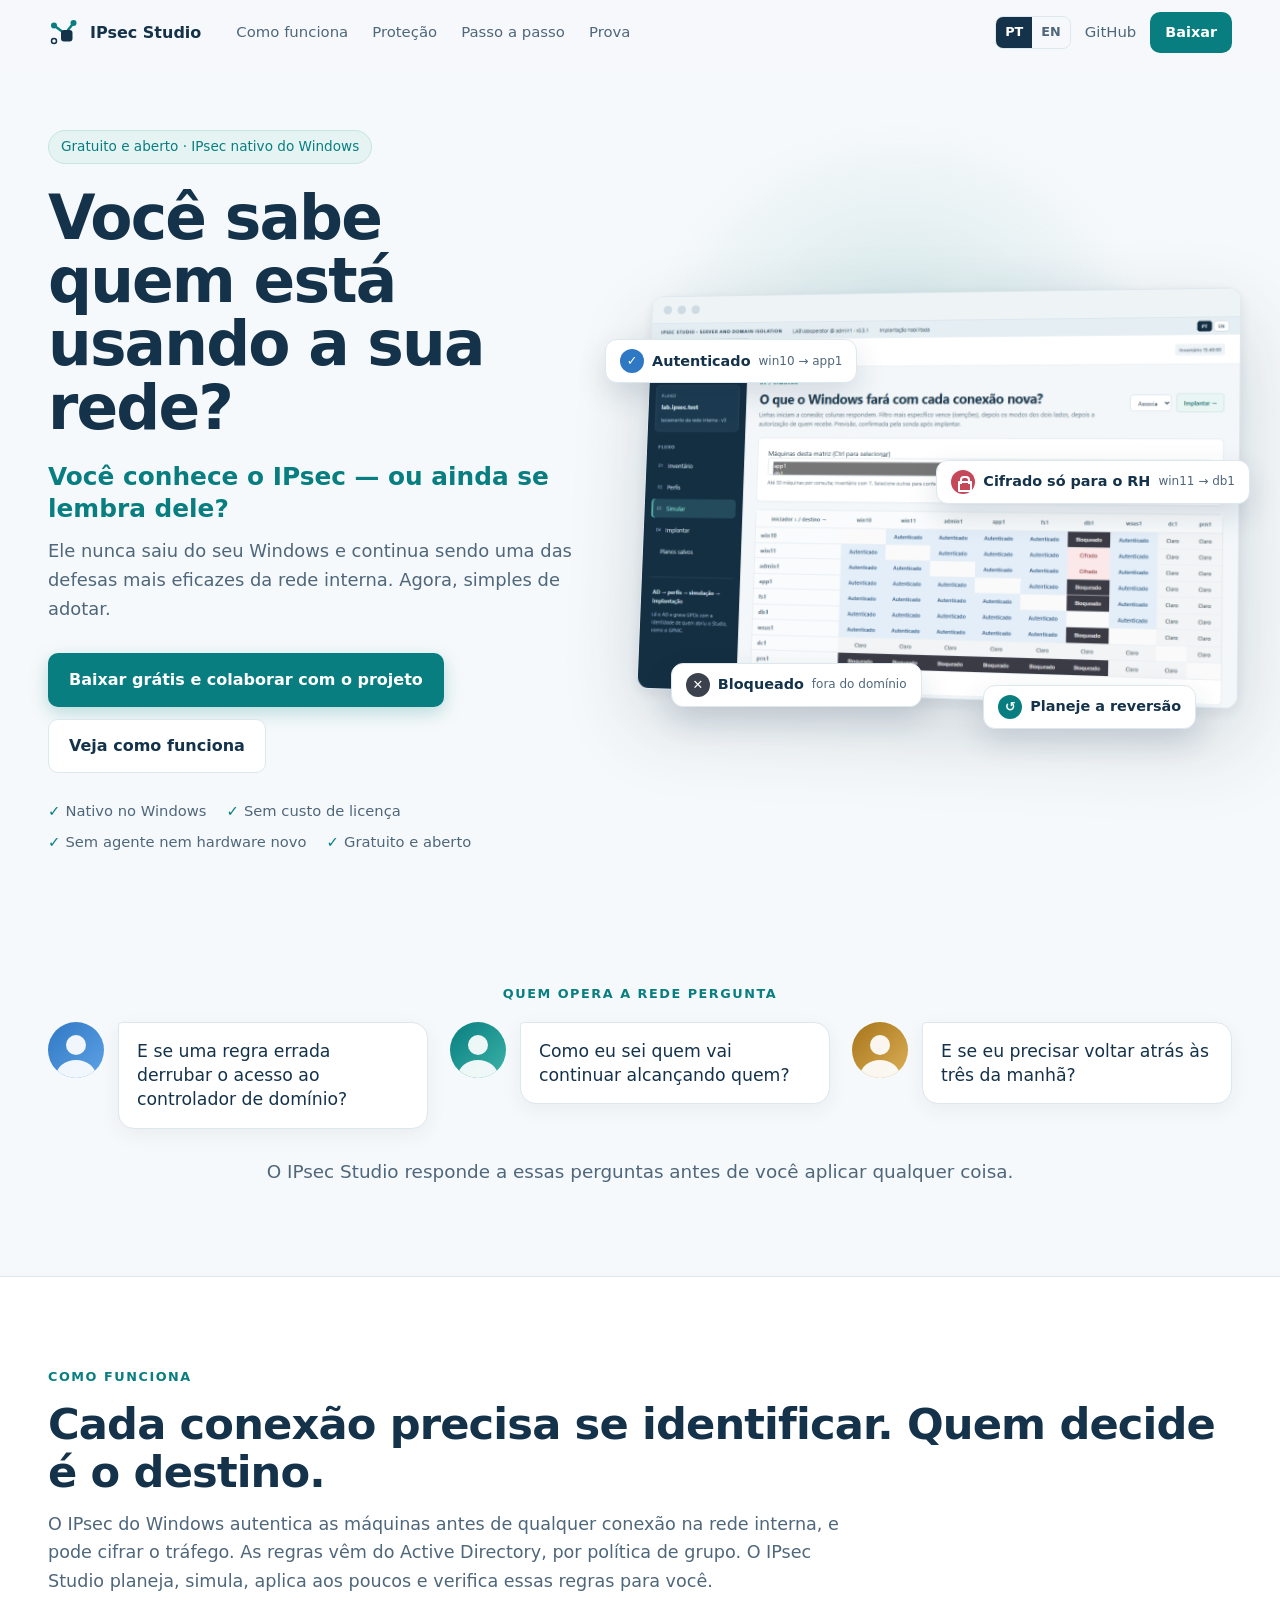
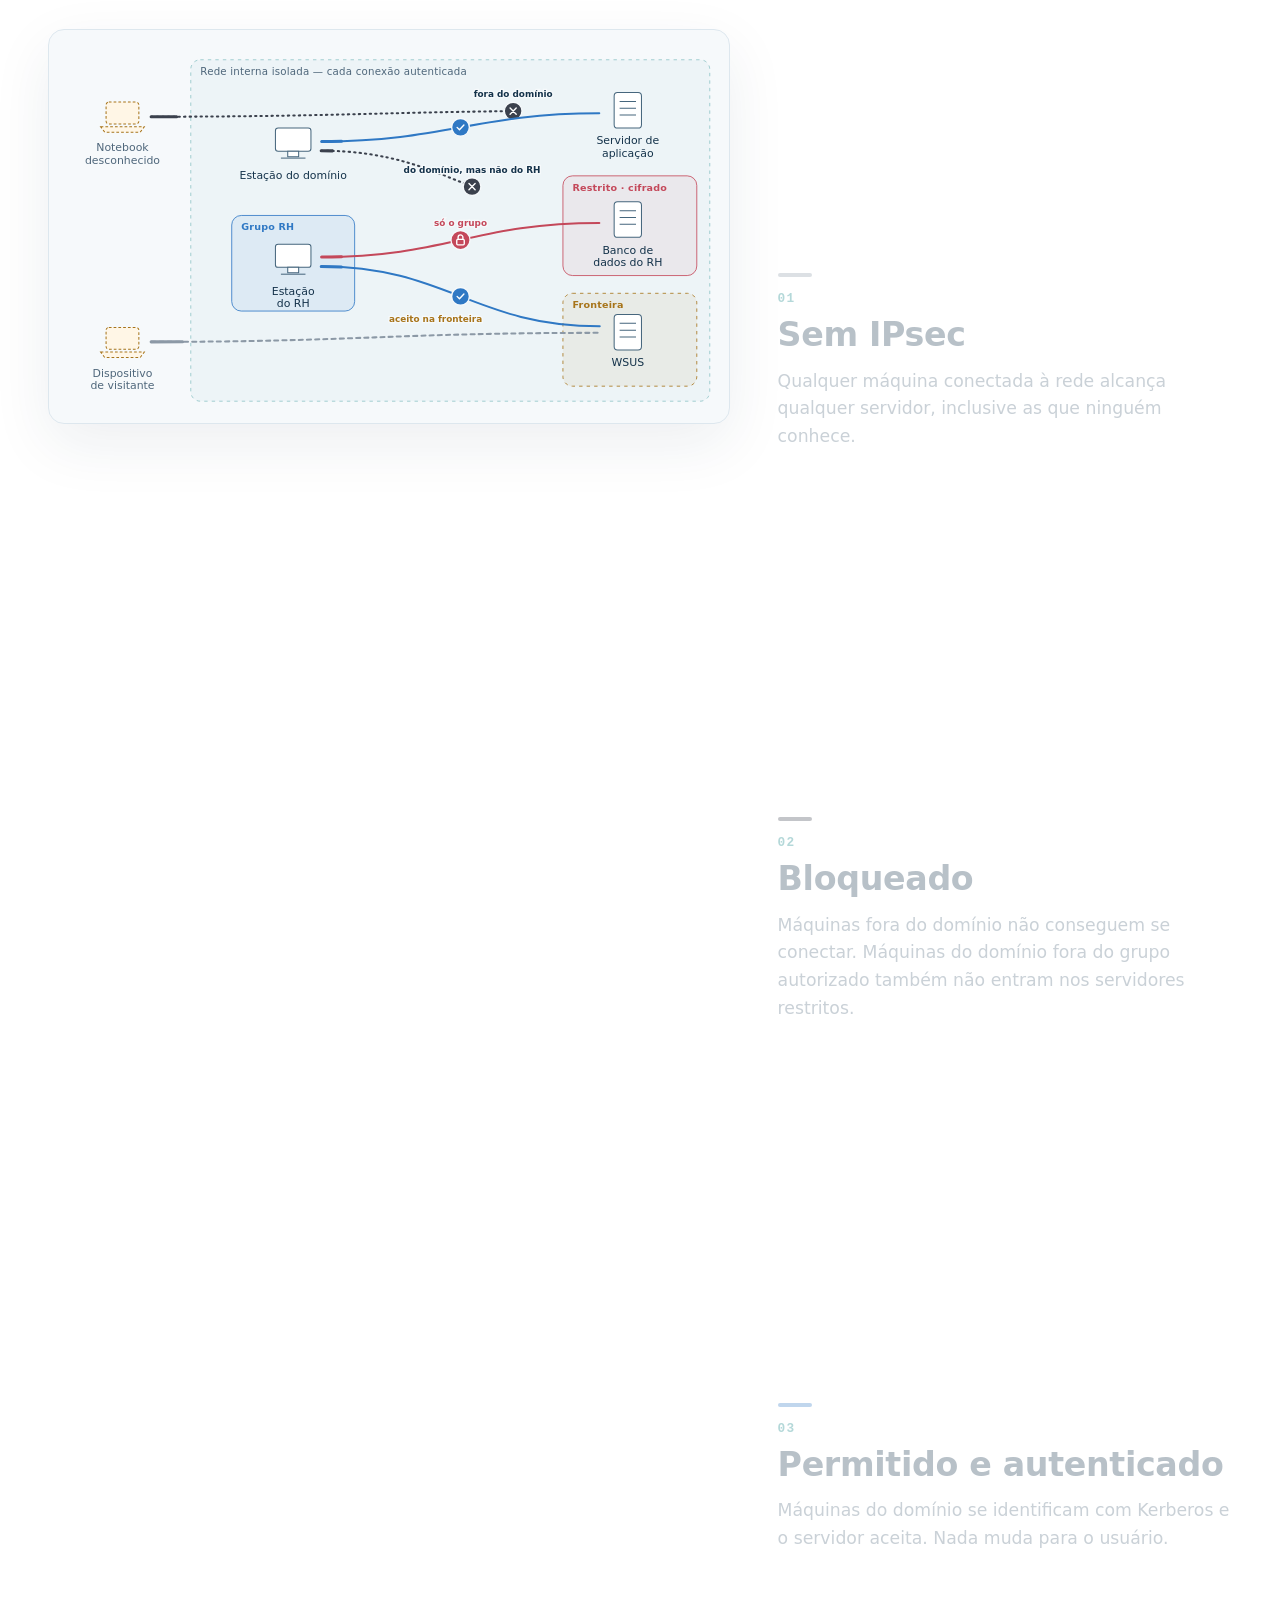
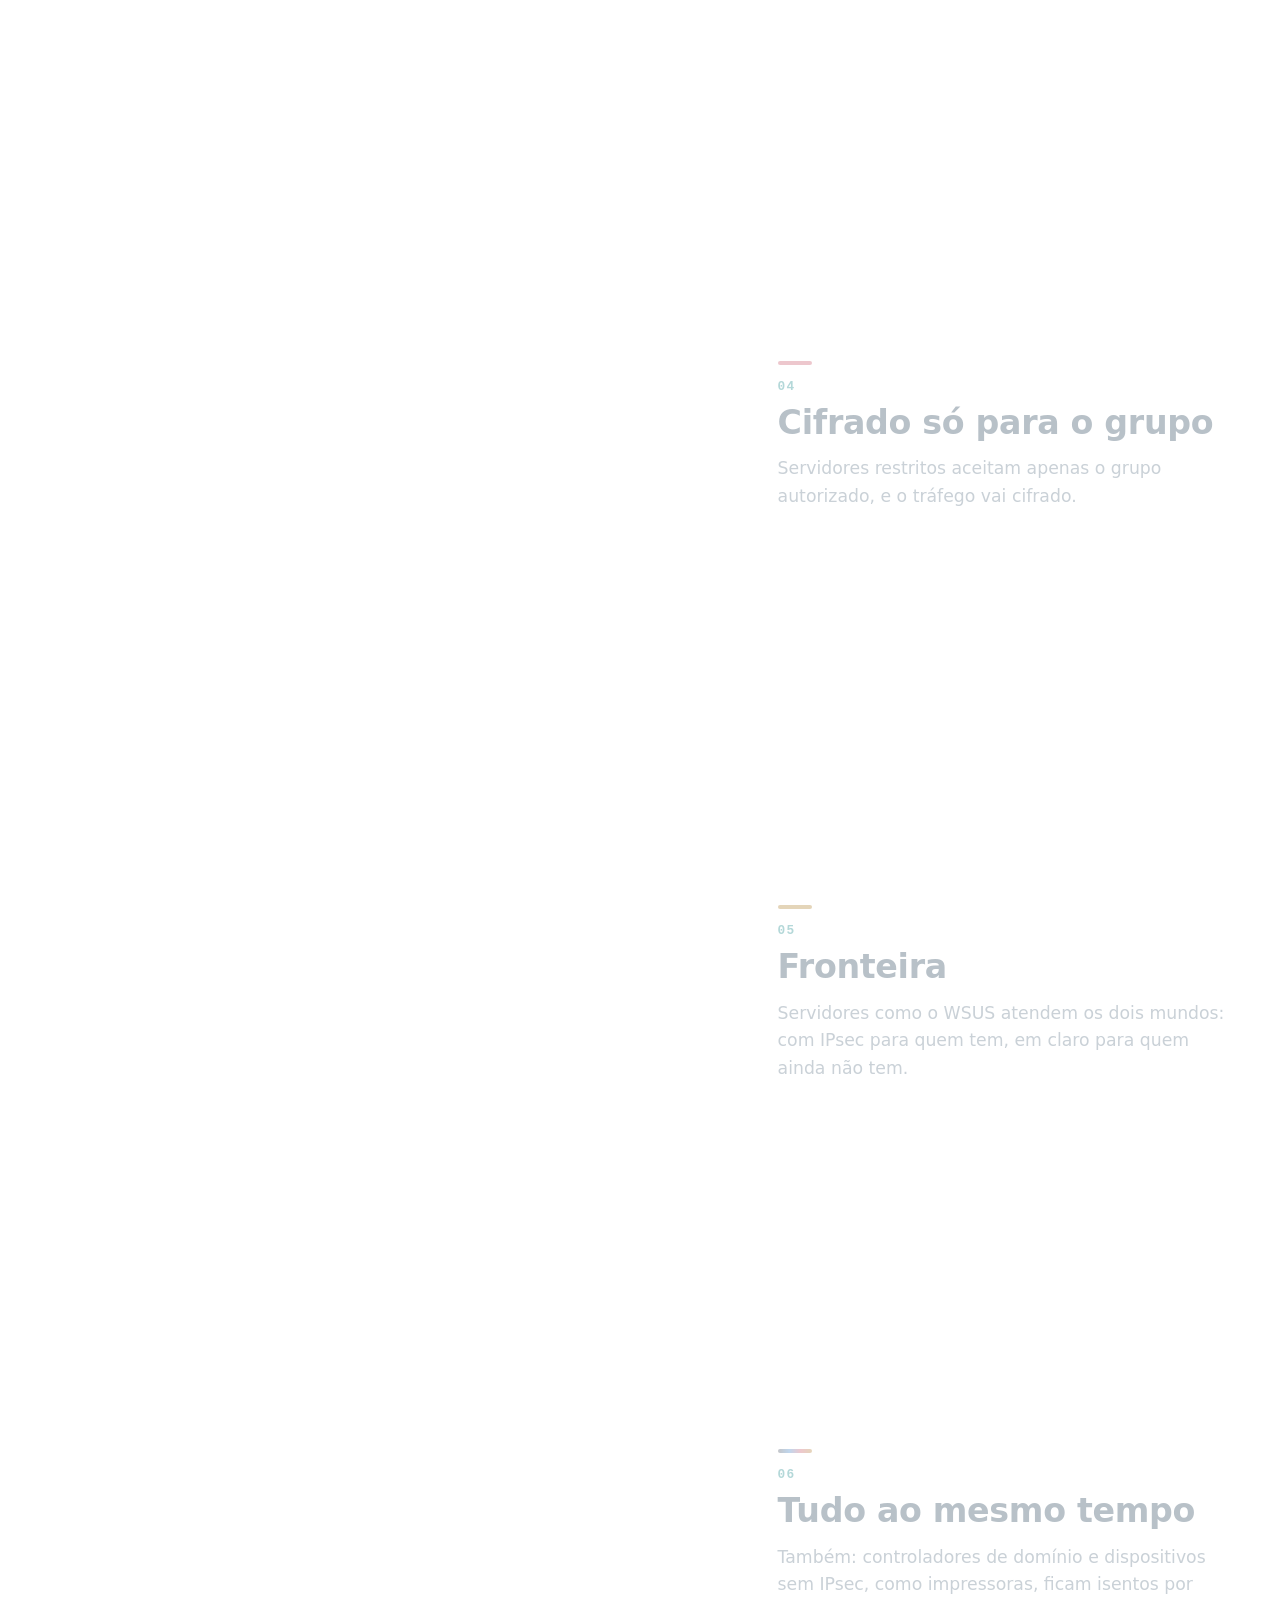
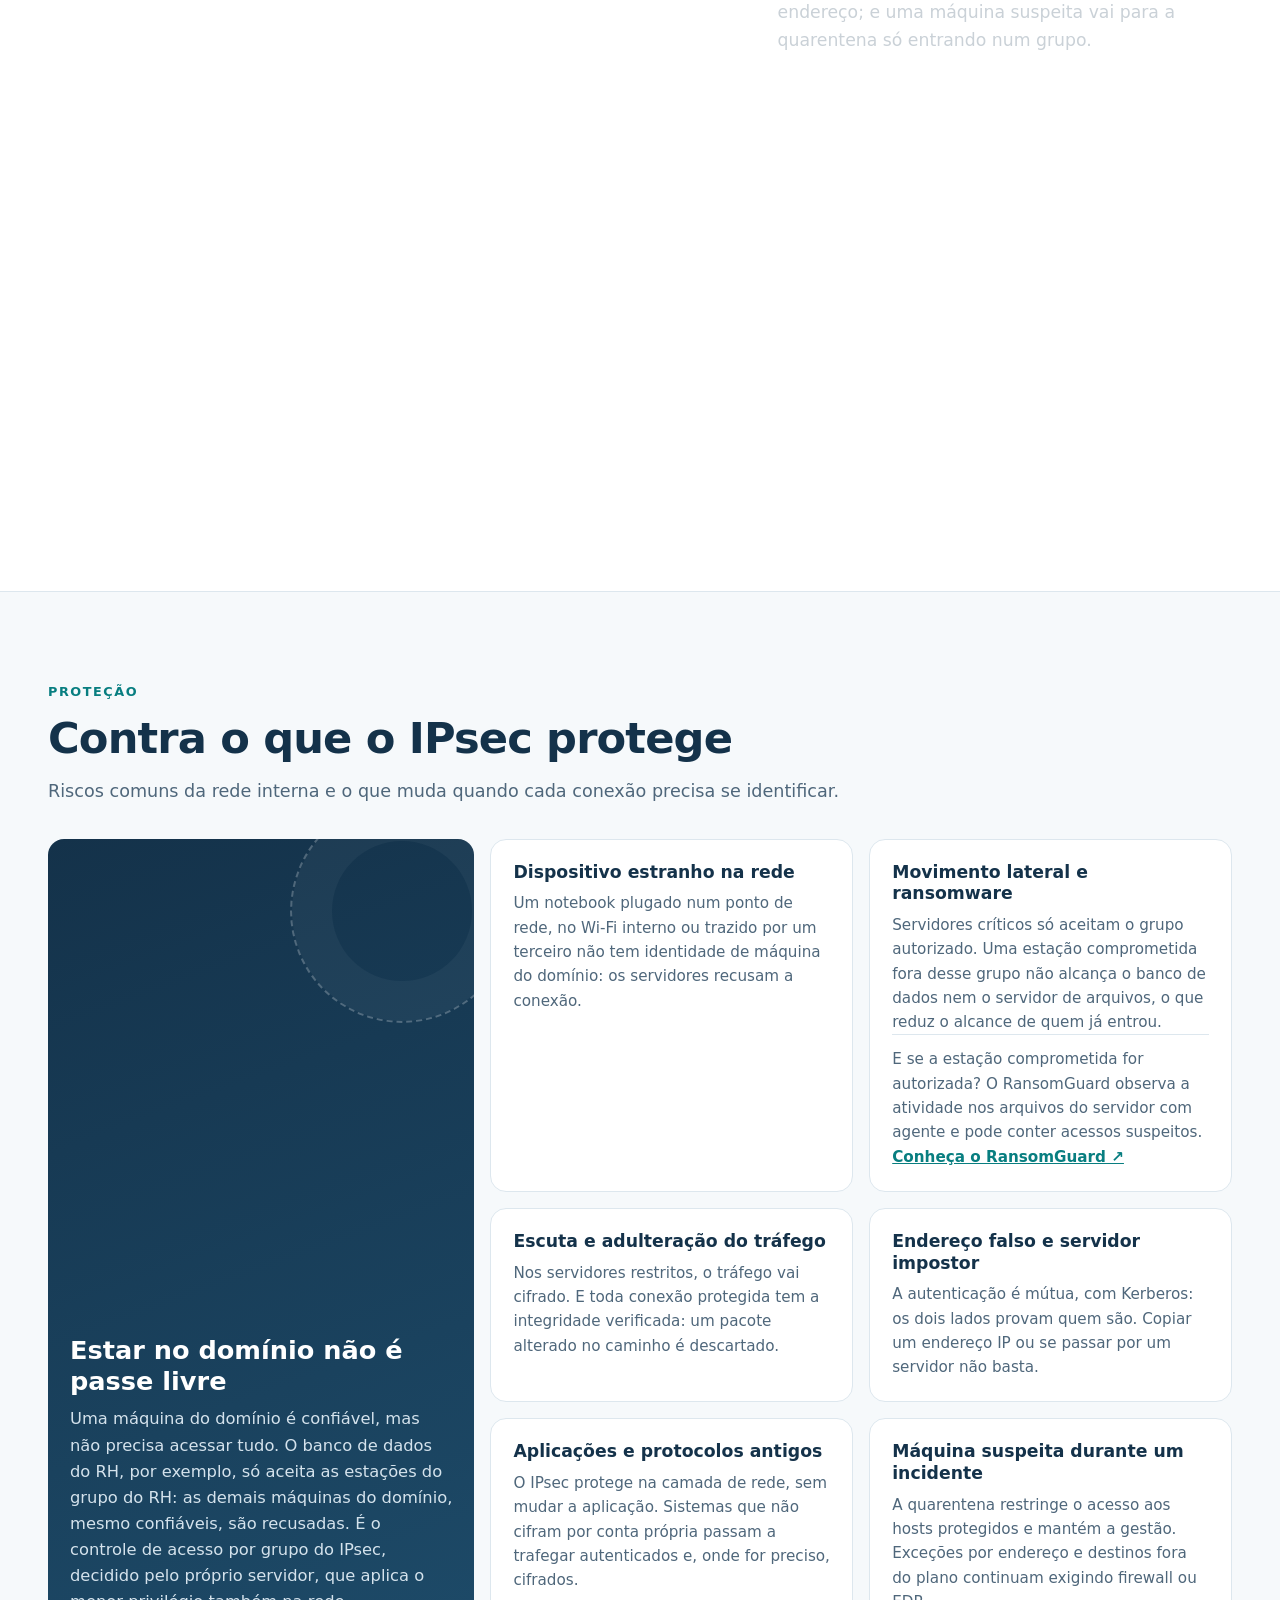
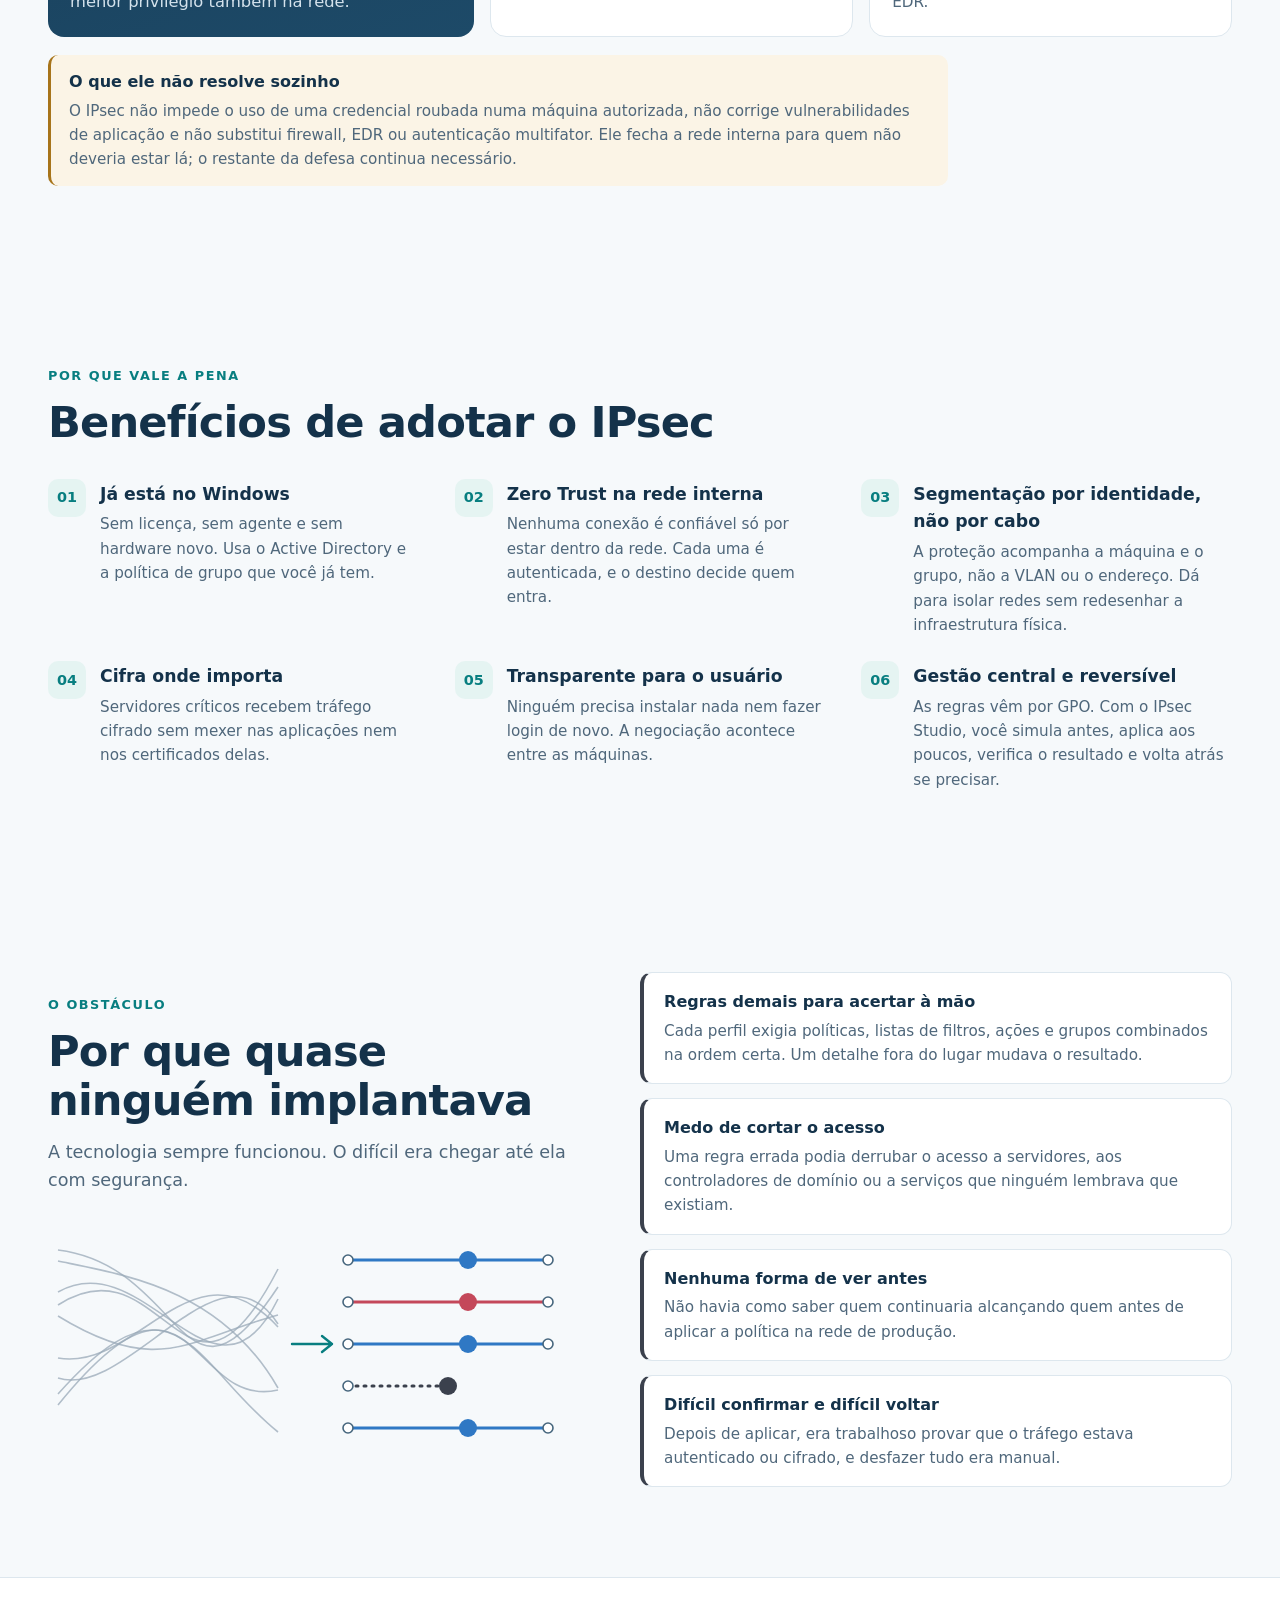
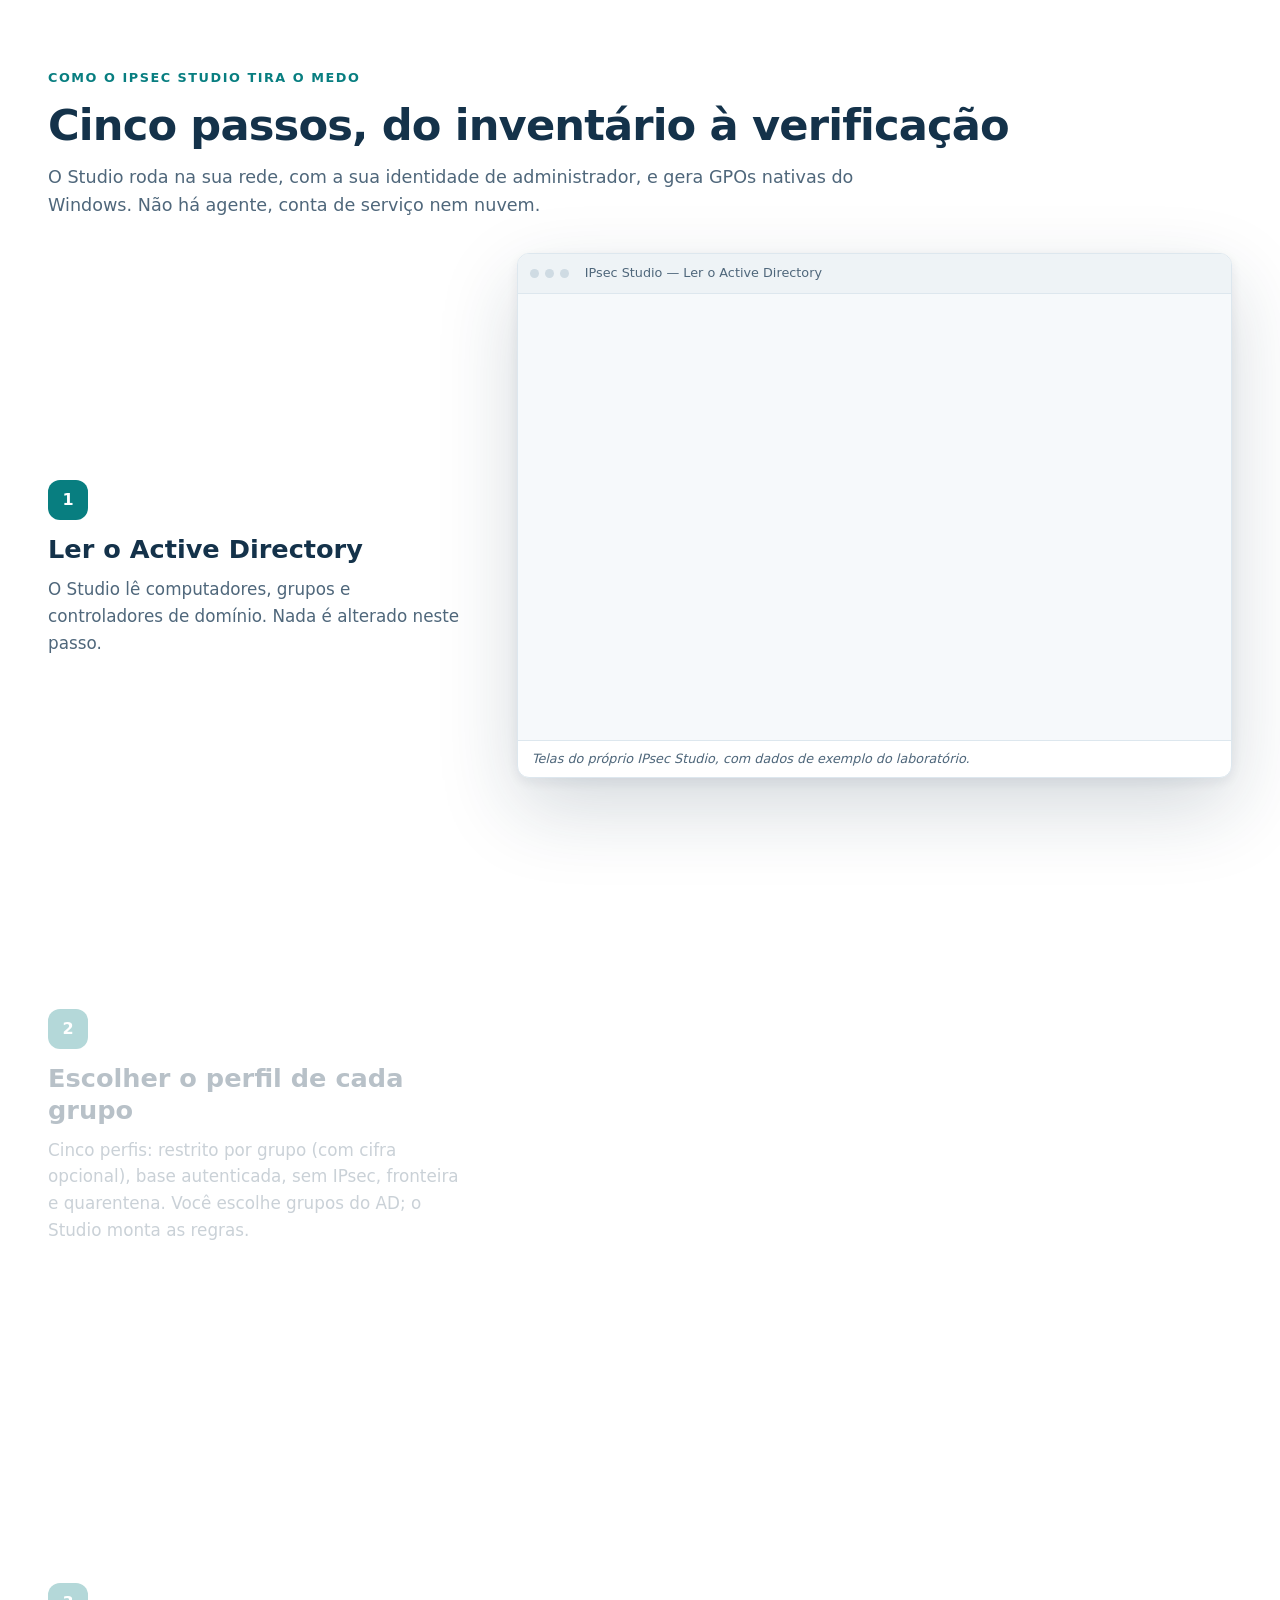
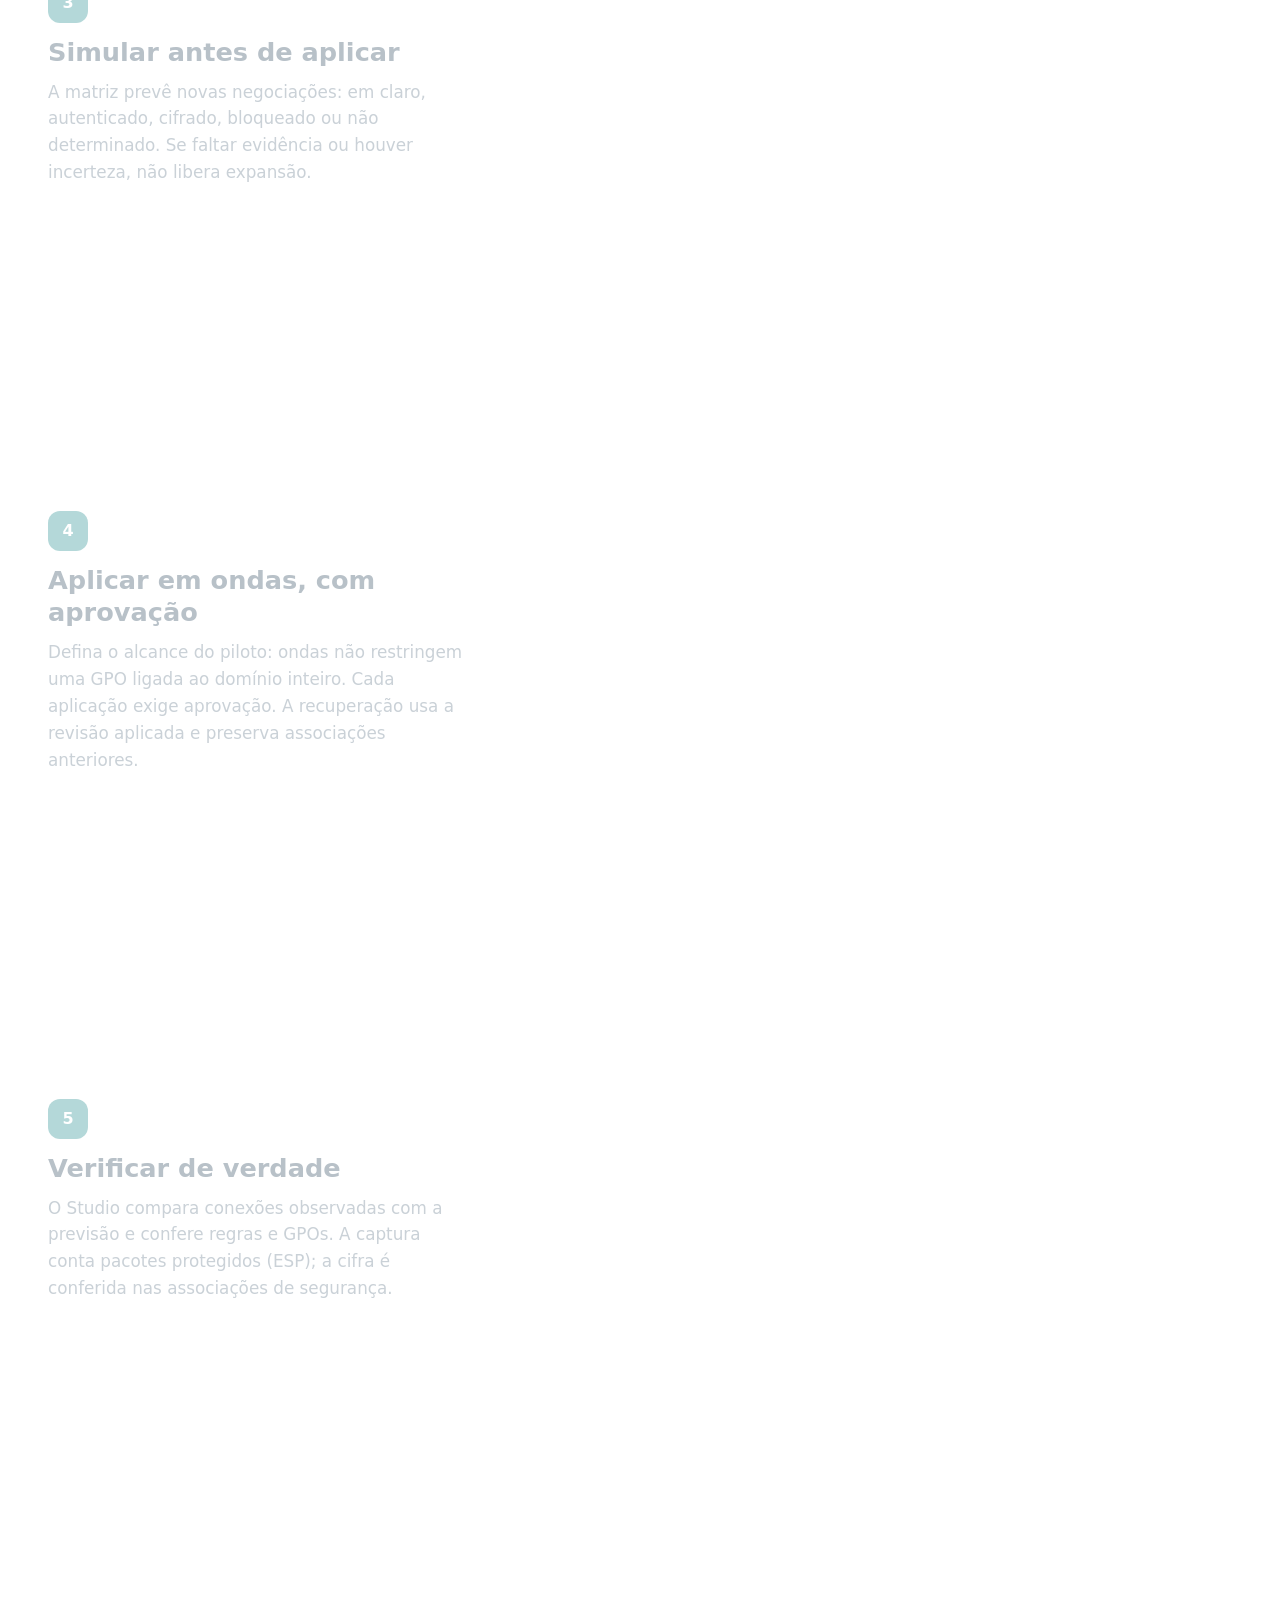
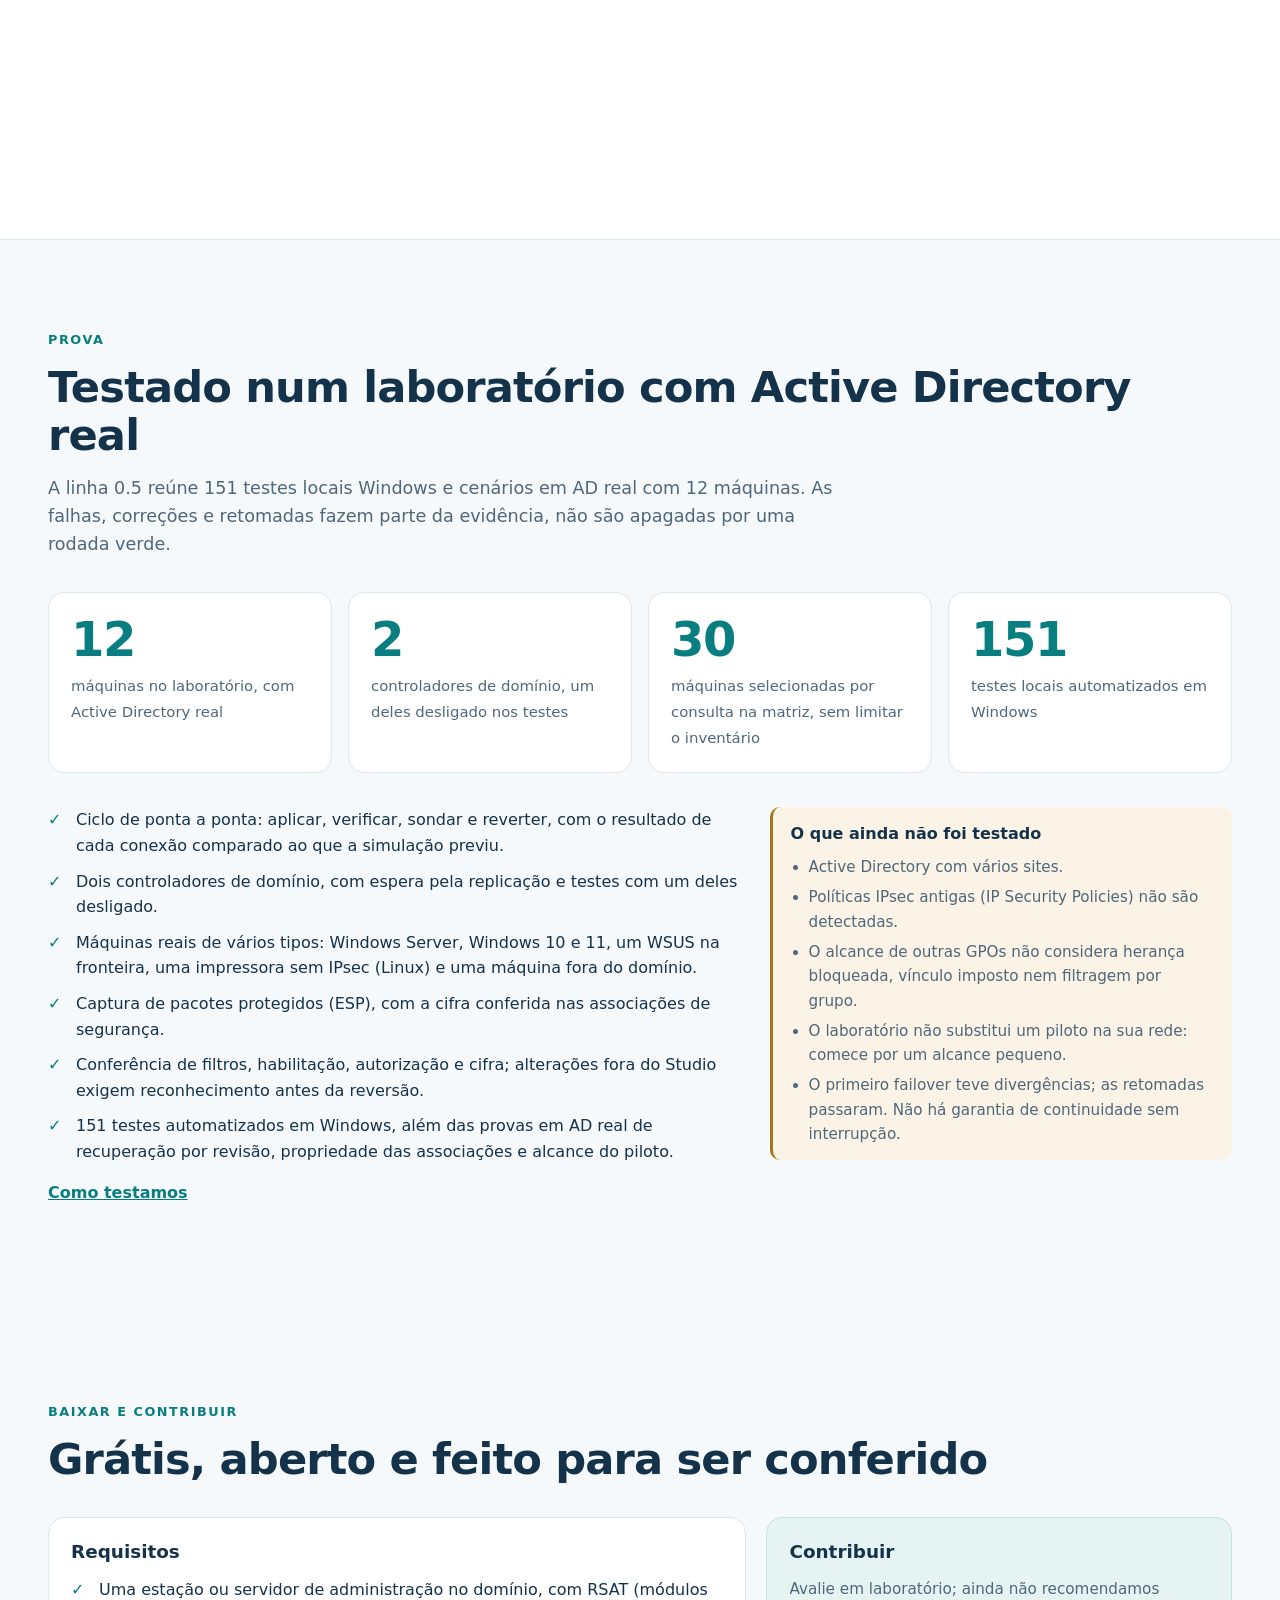
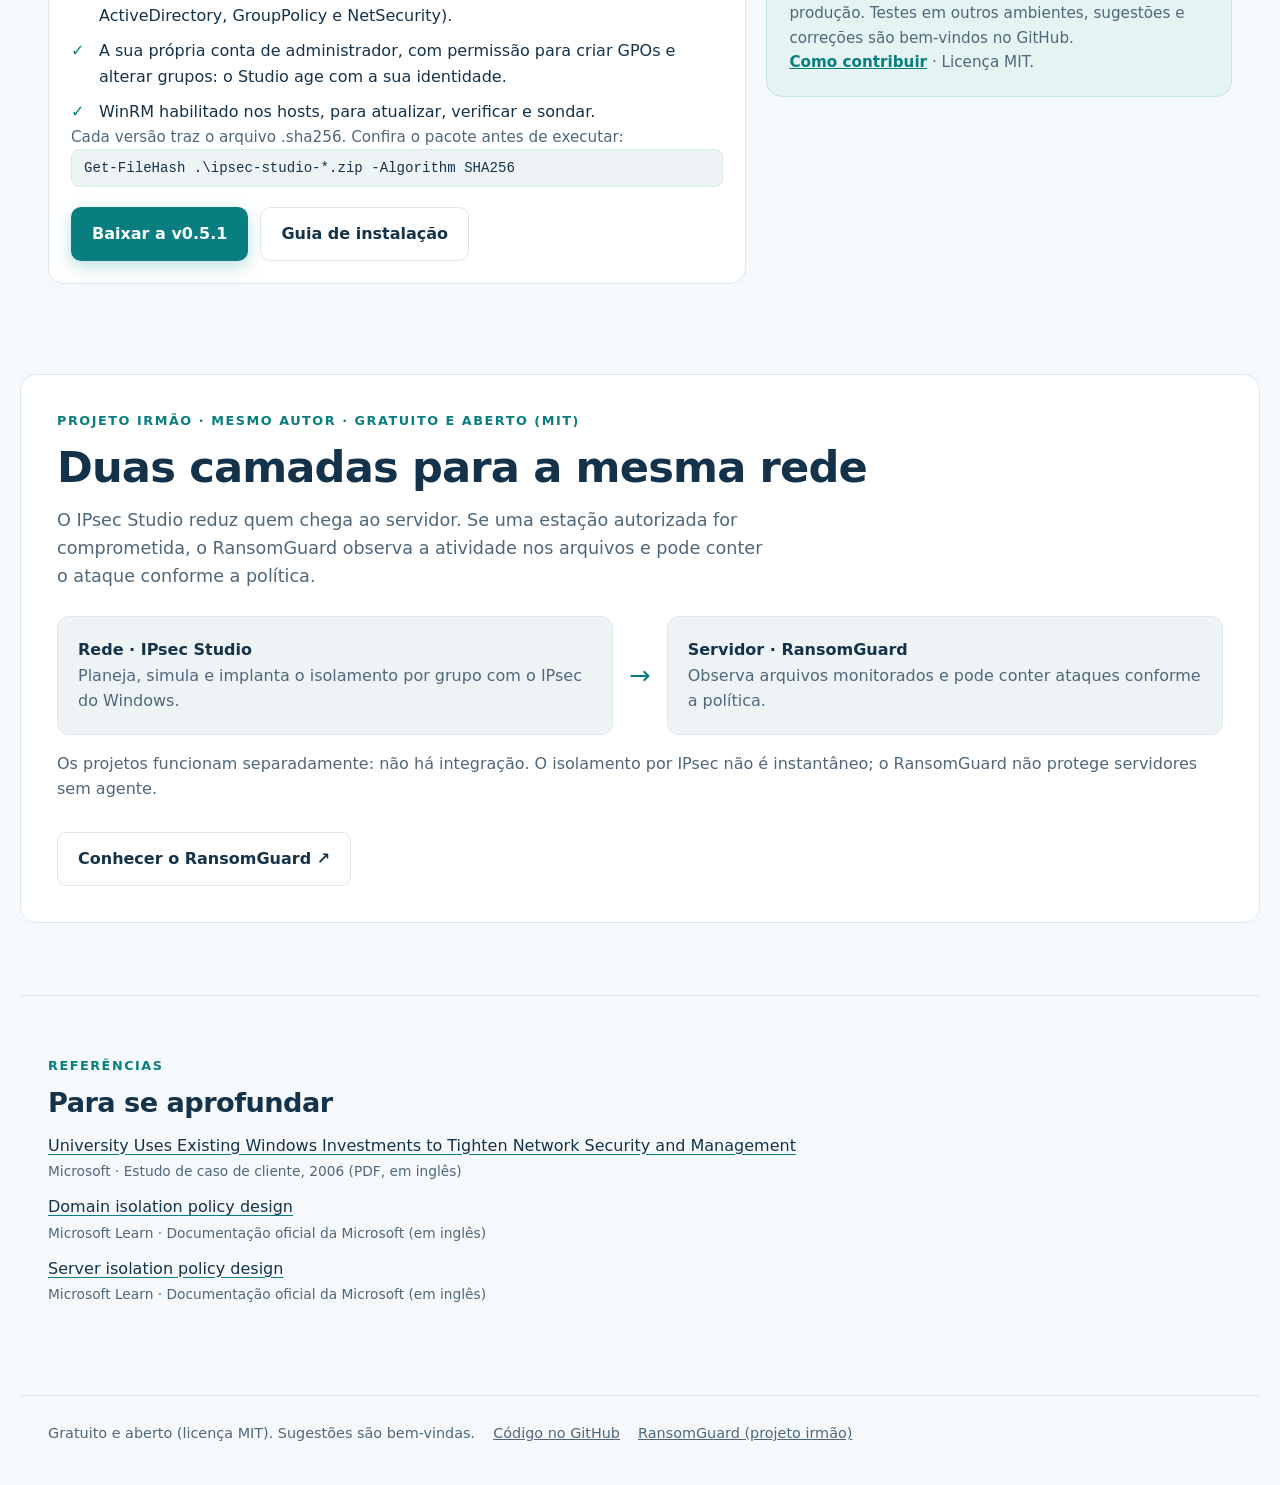
<file: site/index.html>
<!doctype html>
<html lang="pt-BR">
<head>
  <meta charset="utf-8">
  <meta name="viewport" content="width=device-width, initial-scale=1">
  <meta http-equiv="Content-Security-Policy" content="default-src 'self'; img-src 'self' data:; style-src 'self'; script-src 'self'; base-uri 'none'; form-action 'none'">
  <title>IPsec Studio — isolamento da rede interna com o IPsec do Windows</title>
  <meta name="description" content="IPsec Studio: isolamento da rede interna com o IPsec nativo do Windows. Planejar, simular, aplicar aos poucos, verificar e voltar atrás. Grátis e aberto.">
  <link rel="canonical" href="https://rodrigoimmaginario.github.io/ipsec-studio/">
  <link rel="icon" href="img/favicon.svg?v=0.5.1" type="image/svg+xml">
  <meta property="og:type" content="website">
  <meta property="og:url" content="https://rodrigoimmaginario.github.io/ipsec-studio/">
  <meta property="og:title" content="IPsec Studio — você sabe quem está usando a sua rede?">
  <meta property="og:description" content="Cada conexão da rede interna autenticada e, onde importa, cifrada, com o IPsec que já vem no Windows. Planejar, simular, aplicar em ondas, verificar e voltar atrás. Grátis e aberto.">
  <meta property="og:image" content="https://rodrigoimmaginario.github.io/ipsec-studio/img/og.png">
  <meta property="og:image:width" content="1200">
  <meta property="og:image:height" content="630">
  <meta name="twitter:card" content="summary_large_image">
  <link rel="stylesheet" href="site.css">
</head>
<body>
  <div class="progress" aria-hidden="true"><span id="progress"></span></div>
  <header class="top" id="top">
    <div class="top-in">
      <a class="brand" href="#inicio" id="brand"><img class="logo" src="img/brand.svg" alt="" width="32" height="32" aria-hidden="true">IPsec Studio</a>
      <nav class="links" id="nav-links" aria-label="Seções">
        <a href="#como" data-sec="como" data-i18n="nav.how">Como funciona</a>
        <a href="#protecao" data-sec="protecao" data-i18n="nav.protects">Proteção</a>
        <a href="#passos" data-sec="passos" data-i18n="nav.steps">Passo a passo</a>
        <a href="#prova" data-sec="prova" data-i18n="nav.proof">Prova</a>
      </nav>
      <div class="right">
        <span class="lang"><button type="button" id="lang-pt" aria-label="Português">PT</button><button type="button" id="lang-en" aria-label="English">EN</button></span>
        <a class="gh" href="https://github.com/rodrigoimmaginario/ipsec-studio" data-i18n="nav.github">GitHub</a>
        <a class="btn primary small" id="top-download" href="#baixar" data-i18n="nav.download">Baixar</a>
        <button class="menu" id="menu" type="button" aria-expanded="false" aria-controls="sheet"><i></i><i></i><i></i><span class="sr" data-i18n="nav.menu">Menu</span></button>
      </div>
    </div>
    <nav class="sheet" id="sheet" hidden aria-label="Menu">
      <a href="#como" data-i18n="nav.how">Como funciona</a><a href="#protecao" data-i18n="nav.protects">Proteção</a><a href="#passos" data-i18n="nav.steps">Passo a passo</a>
      <a href="#prova" data-i18n="nav.proof">Prova</a><a href="#baixar" data-i18n="nav.download">Baixar</a>
      <a href="https://github.com/rodrigoimmaginario/ipsec-studio" data-i18n="nav.github">GitHub</a>
    </nav>
  </header>

  <main>
    <section class="hero" id="inicio">
      <div class="hero-text">
        <span class="pill" data-i18n="hero.pill"></span>
        <h1 id="hero-title"></h1>
        <p class="hero-lead" id="hero-lead"></p>
        <p class="hero-sub" id="hero-text"></p>
        <div class="ctas">
          <a class="btn primary" id="cta-download" href="https://github.com/rodrigoimmaginario/ipsec-studio/releases/tag/v0.5.0" data-i18n="cta.download"></a>
          <a class="btn soft" id="cta-how" href="#como" data-i18n="cta.how"></a>
        </div>
        <ul class="facts" id="facts"></ul>
      </div>
      <div class="hero-art">
        <div class="tilt"><div class="window"><div class="wbar" aria-hidden="true"><i></i><i></i><i></i></div><img id="hero-shot" src="img/passo-3-pt.png" alt="" width="1280" height="800"></div></div>
        <span class="chip c-auth" aria-hidden="true"><b>✓</b><span data-i18n="chips.auth"></span><small>win10 → app1</small></span>
        <span class="chip c-enc" aria-hidden="true"><b class="lock"></b><span data-i18n="chips.enc"></span><small>win11 → db1</small></span>
        <span class="chip c-ref" aria-hidden="true"><b>✕</b><span data-i18n="chips.refused"></span><small data-i18n="chips.refusedSub"></small></span>
        <span class="chip c-bnd" aria-hidden="true"><b>↺</b><span data-i18n="chips.rollback"></span></span>
      </div>
    </section>

    <section class="voice" id="pergunta">
      <p class="eyebrow" data-i18n="voice.eyebrow"></p>
      <div class="bubbles" id="voice-items"></div>
      <p class="answer" data-i18n="voice.answer"></p>
    </section>

    <section class="how" id="como">
      <div class="head">
        <p class="eyebrow" data-i18n="how.eyebrow"></p>
        <h2 data-i18n="how.title"></h2>
        <p class="lead" data-i18n="how.intro"></p>
      </div>
      <div class="story">
        <div class="pin"><div class="diagram" id="diagram" role="img"></div></div>
        <div class="scenes" id="scenes"></div>
      </div>
    </section>

    <section class="protects" id="protecao">
      <div class="head">
        <p class="eyebrow" data-i18n="protects.eyebrow"></p>
        <h2 data-i18n="protects.title"></h2>
        <p class="lead" data-i18n="protects.intro"></p>
      </div>
      <div class="bento">
        <article class="tile featured" id="protect-featured"></article>
        <ul class="tiles" id="protect-items"></ul>
      </div>
      <div class="limits"><b data-i18n="protects.limits.title"></b><p data-i18n="protects.limits.text"></p></div>
    </section>

    <section class="benefits" id="beneficios">
      <div class="head">
        <p class="eyebrow" data-i18n="benefits.eyebrow"></p>
        <h2 data-i18n="benefits.title"></h2>
      </div>
      <ul class="benefit-list" id="benefit-items"></ul>
    </section>

    <section class="why" id="por-que">
      <div class="why-grid">
        <div>
          <p class="eyebrow" data-i18n="why.eyebrow"></p>
          <h2 data-i18n="why.title"></h2>
          <p class="lead" data-i18n="why.intro"></p>
          <div class="art" id="why-art" aria-hidden="true"></div>
        </div>
        <ul class="fears" id="why-items"></ul>
      </div>
    </section>

    <section class="steps" id="passos">
      <div class="head">
        <p class="eyebrow" data-i18n="steps.eyebrow"></p>
        <h2 data-i18n="steps.title"></h2>
        <p class="lead" data-i18n="steps.intro"></p>
      </div>
      <div class="steps-body">
        <ol class="step-texts" id="step-texts"></ol>
        <div class="pin">
          <figure class="window big">
            <div class="wbar"><i></i><i></i><i></i><span id="shot-label"></span></div>
            <div class="zoom" id="shots"></div>
            <figcaption data-i18n="steps.sample"></figcaption>
          </figure>
        </div>
      </div>
    </section>

    <section class="proof" id="prova">
      <div class="head">
        <p class="eyebrow" data-i18n="proof.eyebrow"></p>
        <h2 data-i18n="proof.title"></h2>
        <p class="lead" data-i18n="proof.intro"></p>
      </div>
      <ul class="stats" id="proof-stats"></ul>
      <div class="proof-grid">
        <ul class="checks" id="proof-items"></ul>
        <div class="limits"><b data-i18n="proof.limits.title"></b><ul id="proof-limits"></ul></div>
      </div>
      <p><a class="more" id="proof-more" href="#" data-i18n="proof.more"></a></p>
    </section>

    <section class="download" id="baixar">
      <div class="head">
        <p class="eyebrow" data-i18n="download.eyebrow"></p>
        <h2 data-i18n="download.title"></h2>
      </div>
      <div class="download-grid">
        <div class="tile">
          <h3 data-i18n="download.requirementsTitle"></h3>
          <ul class="checks" id="req-items"></ul>
          <p class="verify-text" data-i18n="download.verify"></p>
          <code class="verify" data-i18n="download.verifyCmd"></code>
          <div class="ctas">
            <a class="btn primary" id="dl-release" href="#" data-i18n="download.release"></a>
            <a class="btn soft" id="dl-install" href="#" data-i18n="download.install"></a>
          </div>
        </div>
        <div class="tile contribute">
          <h3 data-i18n="download.contributeTitle"></h3>
          <p data-i18n="download.contribute"></p>
          <p><a class="more" id="dl-contribute" href="#" data-i18n="download.contributeLink"></a> · <span data-i18n="download.license"></span></p>
        </div>
      </div>
    </section>

    <section class="sibling" id="projeto-irmao">
      <p class="eyebrow" data-i18n="sibling.eyebrow"></p>
      <h2 id="sibling-title" data-i18n="sibling.title"></h2>
      <p class="lead" data-i18n="sibling.intro"></p>
      <div class="sibling-layers" role="group" aria-label="Rede e servidor / Network and server">
        <div class="sibling-layer"><b data-i18n="sibling.network"></b><span data-i18n="sibling.networkText"></span></div>
        <span class="sibling-arrow" aria-hidden="true">→</span>
        <div class="sibling-layer"><b data-i18n="sibling.server"></b><span data-i18n="sibling.serverText"></span></div>
      </div>
      <p class="sibling-limit" data-i18n="sibling.limit"></p>
      <a class="btn soft" href="https://www.ransomguard.com.br/" rel="noopener" data-i18n="sibling.cta"></a>
    </section>

    <section class="references" id="referencias">
      <p class="eyebrow" data-i18n="references.eyebrow"></p>
      <h2 data-i18n="references.title"></h2>
      <ul class="ref-list" id="ref-items"></ul>
    </section>
  </main>

  <footer class="foot">
    <span data-i18n="footer.free">Gratuito e aberto (licença MIT).</span>
    <a href="https://github.com/rodrigoimmaginario/ipsec-studio" data-i18n="footer.repo">Código no GitHub</a>
    <a href="https://www.ransomguard.com.br/" rel="noopener" data-i18n="footer.sibling">RansomGuard (projeto irmão)</a>
  </footer>
  <button class="to-top" id="to-top" type="button" hidden><span aria-hidden="true">↑</span><span class="sr" data-i18n="nav.top">Voltar ao topo</span></button>

  <script src="i18n.js"></script>
  <script src="model.js"></script>
  <script src="site.js"></script>
</body>
</html>
</file>
<file: site/site.css>
/* IPsec Studio site — "product first": light, the app's teal, sticky header, the product on the opening.
   "How it works" and the five steps keep the scroll storytelling: the diagram (or the app screen) stays while the text scrolls.
   Outcome colours keep the meaning of the app's simulation matrix: authenticated blue, encrypted wine, refused graphite, boundary amber. */
:root {
  --bg: #f6f9fb; --paper: #ffffff; --band: #eef3f6; --ink: #14324a; --muted: #4f677b; --line: #dde7ee;
  --teal: #087e80; --teal-dark: #066a6c; --teal-ink: #ffffff; --teal-soft: #e5f4f2;
  --auth: #2f78c4; --enc: #c4485a; --clear: #8c99a6; --refused: #3b414d; --refused-badge: #3b414d; --boundary: #a7741a;
  --radius: 16px;
  --font: "Segoe UI Variable Text", "Segoe UI", system-ui, -apple-system, Roboto, "Helvetica Neue", Arial, sans-serif;
}
* { box-sizing: border-box; }
html { scroll-behavior: smooth; scroll-padding-top: 76px; }
body { margin: 0; background: var(--bg); color: var(--ink); font: 16px/1.6 var(--font); -webkit-font-smoothing: antialiased; }
a { color: inherit; }
button { font: inherit; cursor: pointer; }
:focus-visible { outline: 3px solid var(--auth); outline-offset: 3px; border-radius: 6px; }
.sr { position: absolute; width: 1px; height: 1px; overflow: hidden; clip: rect(0 0 0 0); white-space: nowrap; }
.eyebrow { font-size: .8rem; font-weight: 700; letter-spacing: .12em; text-transform: uppercase; color: var(--teal); margin: 0 0 12px; }
h2 { font-size: clamp(1.8rem, 3.4vw, 2.7rem); line-height: 1.12; letter-spacing: -.02em; margin: 0 0 14px; }
h3 { line-height: 1.25; }
.lead { color: var(--muted); font-size: 1.1rem; max-width: 46em; margin: 0; }
.head { margin-bottom: 34px; }
main > section { max-width: 1240px; margin: 0 auto; padding: 90px 28px; }
.btn { display: inline-flex; align-items: center; justify-content: center; padding: 13px 20px; border-radius: 10px; font-weight: 600; text-decoration: none; border: 1px solid transparent; }
.btn.primary { background: var(--teal); color: var(--teal-ink); box-shadow: 0 6px 18px rgba(8,126,128,.25); } .btn.primary:hover { background: var(--teal-dark); }
.btn.soft { background: var(--paper); border-color: var(--line); } .btn.soft:hover { border-color: var(--teal); }
.btn.small { padding: 8px 14px; font-size: .9rem; box-shadow: none; }
.more { color: var(--teal); font-weight: 600; }

/* reading progress, sticky header that steps aside while reading down */
.progress { position: fixed; inset: 0 0 auto 0; height: 3px; z-index: 40; pointer-events: none; }
.progress span { display: block; height: 100%; width: 0; background: linear-gradient(90deg, var(--teal), var(--auth)); }
.top { position: sticky; top: 0; z-index: 30; background: rgba(246,249,251,.86); backdrop-filter: blur(12px); border-bottom: 1px solid transparent; transition: transform .3s ease, border-color .3s; }
.top.lined { border-bottom-color: var(--line); } .top.away { transform: translateY(-100%); }
.top-in { max-width: 1240px; margin: 0 auto; display: flex; align-items: center; gap: 24px; padding: 12px 28px; }
.brand { display: flex; align-items: center; gap: 10px; font-weight: 700; text-decoration: none; white-space: nowrap; }
.logo { display: block; width: 32px; height: 32px; flex-shrink: 0; }
.links { display: flex; gap: 2px; }
.links a { text-decoration: none; color: var(--muted); padding: 6px 11px; border-radius: 8px; font-size: .93rem; white-space: nowrap; }
.links a:hover { color: var(--ink); background: #eaf0f4; } .links a.on { color: var(--teal); background: var(--teal-soft); }
.right { margin-left: auto; display: flex; align-items: center; gap: 14px; }
.lang { display: inline-flex; border: 1px solid var(--line); border-radius: 8px; overflow: hidden; }
.lang button { background: none; border: 0; padding: 5px 9px; font-size: .8rem; font-weight: 600; color: var(--muted); }
.lang button[aria-pressed="true"] { background: var(--ink); color: #fff; }
.gh { text-decoration: none; color: var(--muted); font-size: .93rem; } .gh:hover { color: var(--ink); }
.menu { display: none; background: none; border: 0; width: 40px; height: 40px; padding: 10px; }
.menu i { display: block; height: 2px; background: var(--ink); margin: 4px 0; border-radius: 2px; }
.sheet { display: grid; padding: 6px 20px 16px; border-top: 1px solid var(--line); background: var(--paper); }
.sheet a { padding: 12px 4px; text-decoration: none; border-bottom: 1px solid var(--line); }
.sheet[hidden] { display: none; }
.to-top { position: fixed; right: 22px; bottom: 22px; z-index: 25; width: 44px; height: 44px; border-radius: 50%; border: 1px solid var(--line); background: var(--paper); color: var(--ink); font-size: 1.1rem; box-shadow: 0 8px 24px rgba(20,50,74,.15); }
.to-top[hidden] { display: none; }

/* opening: the question first, IPsec as the answer, the product on the right */
.hero { display: grid; grid-template-columns: 1fr 1.12fr; gap: 54px; align-items: center; position: relative; padding-top: 64px !important; padding-bottom: 100px !important; }
.hero::before { content: ''; position: absolute; inset: -40px 0 auto 42%; height: 640px; z-index: -1; background: radial-gradient(closest-side, rgba(8,126,128,.15), transparent 70%), radial-gradient(closest-side at 70% 62%, rgba(47,120,196,.13), transparent 70%); }
.pill { display: inline-block; font-size: .85rem; color: var(--teal); background: var(--teal-soft); border: 1px solid #c4e5e1; border-radius: 999px; padding: 5px 12px; margin-bottom: 22px; }
.hero h1 { font-size: clamp(2.5rem, 4.8vw, 4.1rem); line-height: 1.03; letter-spacing: -.03em; margin: 0 0 22px; }
.hero-lead { font-size: clamp(1.25rem, 2vw, 1.55rem); font-weight: 600; line-height: 1.3; color: var(--teal); margin: 0 0 12px; }
.hero-sub { color: var(--muted); font-size: 1.12rem; margin: 0 0 30px; max-width: 32em; }
.ctas { display: flex; gap: 12px; flex-wrap: wrap; }
.facts { list-style: none; padding: 0; margin: 26px 0 0; display: flex; flex-wrap: wrap; gap: 8px 20px; color: var(--muted); font-size: .92rem; }
.facts li::before { content: '✓ '; color: var(--teal); font-weight: 700; }
.hero-art { position: relative; perspective: 1600px; }
.tilt { transform: rotateY(-11deg) rotateX(5deg) rotateZ(.5deg); transform-origin: 30% 50%; }
.window { margin: 0; border-radius: 12px; overflow: hidden; background: var(--paper); border: 1px solid var(--line); box-shadow: 0 30px 80px rgba(20,50,74,.18), 0 4px 14px rgba(20,50,74,.08); }
.window img { display: block; width: 100%; height: auto; }
.wbar { display: flex; gap: 6px; align-items: center; padding: 9px 12px; background: var(--band); border-bottom: 1px solid var(--line); font-size: .8rem; color: var(--muted); }
.wbar i { width: 9px; height: 9px; border-radius: 50%; background: #cfdbe3; } .wbar span { margin-left: 10px; }
.chip { position: absolute; display: flex; align-items: center; gap: 8px; background: var(--paper); border: 1px solid var(--line); border-radius: 12px; padding: 9px 14px; font-size: .9rem; font-weight: 600; box-shadow: 0 12px 30px rgba(20,50,74,.14); animation: float 6s ease-in-out infinite; white-space: nowrap; }
.chip b { display: grid; place-items: center; width: 24px; height: 24px; border-radius: 50%; color: #fff; font-size: .8rem; flex: none; }
.chip small { color: var(--muted); font-weight: 400; }
.chip b.lock { position: relative; } .chip b.lock::before { content: ''; position: absolute; left: 7px; top: 11px; width: 10px; height: 7px; border: 2px solid #fff; border-radius: 1px; } .chip b.lock::after { content: ''; position: absolute; left: 9px; top: 6px; width: 6px; height: 6px; border: 2px solid #fff; border-bottom: 0; border-radius: 4px 4px 0 0; }
.c-auth { left: -30px; top: 12%; } .c-auth b { background: var(--auth); }
.c-enc { right: -18px; top: 42%; animation-delay: -2s; } .c-enc b { background: var(--enc); }
.c-ref { left: 6%; bottom: -14px; animation-delay: -4s; } .c-ref b { background: var(--refused); }
.c-bnd { right: 6%; bottom: -36px; animation-delay: -1s; } .c-bnd b { background: var(--teal); }
@keyframes float { 0%, 100% { transform: translateY(0); } 50% { transform: translateY(-8px); } }

/* the people who run the network */
.voice { text-align: center; padding-top: 30px !important; }
.bubbles { display: grid; grid-template-columns: repeat(3, 1fr); gap: 22px; margin: 18px 0 28px; text-align: left; }
.bubbles figure { margin: 0; display: grid; grid-template-columns: 56px 1fr; gap: 14px; align-items: start; }
.face { width: 56px; height: 56px; border-radius: 50%; position: relative; overflow: hidden; }
.face::before { content: ''; position: absolute; left: 50%; top: 13px; width: 20px; height: 20px; margin-left: -10px; border-radius: 50%; background: rgba(255,255,255,.92); }
.face::after { content: ''; position: absolute; left: 50%; bottom: -14px; width: 40px; height: 32px; margin-left: -20px; border-radius: 50%; background: rgba(255,255,255,.92); }
.f1 { background: linear-gradient(135deg, #2f78c4, #5fa3e6); } .f2 { background: linear-gradient(135deg, #087e80, #3db3a9); } .f3 { background: linear-gradient(135deg, #a7741a, #dcb057); }
.bubbles blockquote { margin: 0; background: var(--paper); border: 1px solid var(--line); border-radius: 4px 16px 16px 16px; padding: 16px 18px; font-size: 1.08rem; line-height: 1.4; box-shadow: 0 6px 20px rgba(20,50,74,.06); }
.answer { font-size: 1.15rem; color: var(--muted); margin: 0; } .answer::first-letter { text-transform: none; }

/* scroll story: the diagram stays while scenes scroll; each scene lights one state */
.how, .steps { max-width: none !important; background: var(--paper); border-top: 1px solid var(--line); border-bottom: 1px solid var(--line); }
.how > .head, .how > .story, .steps > .head, .steps > .steps-body { max-width: 1184px; margin-left: auto; margin-right: auto; }
.story { display: grid; grid-template-columns: 1.5fr 1fr; gap: 48px; }
.pin { position: sticky; top: 90px; align-self: start; }
.diagram { background: var(--bg); border: 1px solid var(--line); border-radius: var(--radius); padding: 12px; box-shadow: 0 20px 60px rgba(20,50,74,.08); }
.diagram svg { display: block; width: 100%; height: auto; }
.scenes { padding: 6vh 0 30vh; }
.scene { min-height: 62vh; display: flex; flex-direction: column; justify-content: center; transition: opacity .45s; }
.js .scene { opacity: .3; } .js .scene.on { opacity: 1; }
.scene-n { font: 700 .8rem ui-monospace, Consolas, monospace; color: var(--teal); letter-spacing: .1em; }
.scene h3 { font-size: clamp(1.5rem, 2.6vw, 2.1rem); margin: 8px 0 12px; letter-spacing: -.01em; }
.scene p { color: var(--muted); font-size: 1.08rem; margin: 0; max-width: 30em; }
.scene::before { content: ''; width: 34px; height: 4px; border-radius: 2px; margin-bottom: 14px; background: var(--clear); }
.scene[data-key="refused"]::before { background: var(--refused); } .scene[data-key="auth"]::before { background: var(--auth); }
.scene[data-key="enc"]::before { background: var(--enc); } .scene[data-key="boundary"]::before { background: var(--boundary); }
.scene[data-key="all"]::before { background: linear-gradient(90deg, var(--refused), var(--auth), var(--enc), var(--boundary)); }

/* diagram drawing */
.zone rect { fill: rgba(8,126,128,.035); stroke: rgba(8,126,128,.42); stroke-width: 1.2; stroke-dasharray: 5 6; transition: opacity .4s, stroke-width .4s; }
.zone text { fill: var(--muted); font-size: 15px; letter-spacing: .02em; }
.zone.restricted rect { fill: rgba(196,72,90,.07); stroke: var(--enc); stroke-dasharray: none; }
.zone.boundary rect { fill: rgba(167,116,26,.07); stroke: var(--boundary); }
.zone.group rect { fill: rgba(47,120,196,.08); stroke: var(--auth); stroke-dasharray: none; }
.zone.restricted text, .zone.boundary text, .zone.group text { font-size: 14px; font-weight: 600; }
.zone.restricted text { fill: var(--enc); } .zone.boundary text { fill: var(--boundary); } .zone.group text { fill: var(--auth); }
.note { font-size: 13px; font-weight: 600; paint-order: stroke; stroke: var(--bg); stroke-width: 4px; }
.note.refused { fill: var(--ink); } .note.enc { fill: var(--enc); } .note.clear { fill: var(--boundary); } .note.auth { fill: var(--auth); }
.node .dev { fill: #ffffff; stroke: #46667d; stroke-width: 1.5; }
.node .dev-line { stroke: #46667d; stroke-width: 1.5; fill: none; }
.node text { fill: var(--ink); font-size: 16px; }
.node.outsider .dev { stroke: var(--boundary); stroke-dasharray: 4 3; fill: #fff6e6; }
.node.outsider text { fill: var(--muted); }
.link { transition: opacity .45s; }
.link .track { fill: none; stroke-width: 3; stroke-linecap: round; }
.link .pulse { fill: none; stroke-width: 4.5; stroke-linecap: round; stroke-dasharray: 7 93; stroke-dashoffset: 100; animation: travel 2.2s linear infinite; animation-delay: calc(var(--i) * .35s); }
.link.auth .track, .link.auth .pulse { stroke: var(--auth); }
.link.enc .track, .link.enc .pulse { stroke: var(--enc); }
.link.clear .track { stroke: var(--clear); stroke-dasharray: 6 6; } .link.clear .pulse { stroke: var(--clear); }
.link.refused .track { stroke: var(--refused); stroke-dasharray: 2 6; } .link.refused .pulse { stroke: var(--refused); animation-name: travel-stop; }
.badge circle { stroke: var(--bg); stroke-width: 2; }
.badge path, .badge rect { fill: none; stroke: #fff; stroke-width: 2; stroke-linecap: round; stroke-linejoin: round; }
.badge.auth circle { fill: var(--auth); } .badge.enc circle { fill: var(--enc); } .badge.refused circle { fill: var(--refused-badge); }
@keyframes travel { from { stroke-dashoffset: 100; } to { stroke-dashoffset: 0; } }
/* blocked: the pulse runs only along the line drawn up to the "X", stops there and fades */
@keyframes travel-stop { 0% { stroke-dashoffset: 100; opacity: 1; } 78% { stroke-dashoffset: 7; opacity: 1; } 100% { stroke-dashoffset: 7; opacity: 0; } }
svg[data-motion="reduced"] .pulse { display: none; }
@media (prefers-reduced-motion: reduce) { .link .pulse { display: none; } }
/* one state at a time */
svg[data-focus] .link { opacity: .1; }
svg[data-focus="refused"] .link[data-state="refused"], svg[data-focus="auth"] .link[data-state="auth"],
svg[data-focus="enc"] .link[data-state="enc"], svg[data-focus="boundary"] .link[data-state="boundary"] { opacity: 1; }
svg[data-focus] .zone rect { opacity: .5; }
svg[data-focus="enc"] .zone[data-zone="restricted"] rect, svg[data-focus="enc"] .zone[data-zone="group"] rect, svg[data-focus="boundary"] .zone[data-zone="boundary"] rect { opacity: 1; stroke-width: 2.4; }

/* protection: bento tiles, the featured risk is the large one */
.bento { display: grid; grid-template-columns: 1.15fr 2fr; gap: 16px; }
.tile { background: var(--paper); border: 1px solid var(--line); border-radius: var(--radius); padding: 22px; }
.tile h3 { margin: 0 0 8px; font-size: 1.08rem; } .tile p { margin: 0; color: var(--muted); font-size: .95rem; }
.tile.featured { background: linear-gradient(160deg, var(--ink), #1d4a68); color: #fff; border: 0; display: flex; flex-direction: column; justify-content: flex-end; min-height: 320px; position: relative; overflow: hidden; }
.tile.featured::before { content: ''; position: absolute; right: -40px; top: -40px; width: 220px; height: 220px; border-radius: 50%; border: 2px dashed rgba(255,255,255,.25); box-shadow: inset 0 0 0 40px rgba(255,255,255,.04); }
.tile.featured h3 { font-size: 1.6rem; color: #fff; } .tile.featured p { color: #d4e2ec; font-size: 1.02rem; }
.tiles { list-style: none; padding: 0; margin: 0; display: grid; grid-template-columns: repeat(auto-fit, minmax(240px, 1fr)); gap: 16px; }
.limits { margin-top: 18px; border-left: 3px solid var(--boundary); background: #fbf4e6; border-radius: 10px; padding: 14px 18px; max-width: 900px; }
.limits b { display: block; margin-bottom: 4px; } .limits p { margin: 0; color: var(--muted); font-size: .95rem; }
.limits ul { margin: 8px 0 0; padding-left: 18px; color: var(--muted); font-size: .95rem; display: grid; gap: 6px; }

/* benefits */
.benefit-list { list-style: none; padding: 0; margin: 0; display: grid; grid-template-columns: repeat(auto-fit, minmax(300px, 1fr)); gap: 26px 36px; counter-reset: b; }
.benefit-list li { counter-increment: b; position: relative; padding-left: 52px; }
.benefit-list li::before { content: counter(b, decimal-leading-zero); position: absolute; left: 0; top: -2px; width: 38px; height: 38px; display: grid; place-items: center; border-radius: 10px; background: var(--teal-soft); color: var(--teal); font-weight: 700; font-size: .9rem; }
.benefit-list b { display: block; font-size: 1.08rem; margin-bottom: 4px; } .benefit-list p { margin: 0; color: var(--muted); font-size: .95rem; }

/* why: tangle into order */
.why-grid { display: grid; grid-template-columns: 1fr 1.1fr; gap: 54px; align-items: center; }
.art svg { display: block; width: 100%; max-width: 520px; height: auto; margin-top: 30px; }
.art .tangle { fill: none; stroke: #9aaab8; stroke-width: 1.6; opacity: .75; }
.art .arrow { fill: none; stroke: var(--teal); stroke-width: 2.4; stroke-linecap: round; stroke-linejoin: round; }
.art .ord { stroke-width: 3; stroke-linecap: round; } .art .ord.auth { stroke: var(--auth); } .art .ord.enc { stroke: var(--enc); } .art .ord.refused { stroke: var(--refused); stroke-dasharray: 2 6; }
.art .dot { fill: #fff; stroke: #46667d; stroke-width: 1.6; }
.art .b.auth { fill: var(--auth); } .art .b.enc { fill: var(--enc); } .art .b.refused { fill: var(--refused); }
.fears { list-style: none; padding: 0; margin: 0; display: grid; gap: 14px; }
.fears li { background: var(--paper); border: 1px solid var(--line); border-left: 4px solid var(--refused); border-radius: 12px; padding: 16px 20px; }
.fears b { display: block; margin-bottom: 4px; } .fears p { margin: 0; color: var(--muted); font-size: .95rem; }

/* five steps: the app screen stays and zooms into what matters */
.steps-body { display: grid; grid-template-columns: 1fr 1.7fr; gap: 48px; }
.step-texts { list-style: none; padding: 4vh 0 30vh; margin: 0; }
.step-text { min-height: 62vh; display: flex; flex-direction: column; justify-content: center; transition: opacity .45s; }
.js .step-text { opacity: .3; } .js .step-text.on { opacity: 1; }
.step-n { display: grid; place-items: center; width: 40px; height: 40px; border-radius: 12px; background: var(--teal); color: #fff; font-weight: 700; margin-bottom: 14px; }
.step-text h3 { font-size: 1.6rem; margin: 0 0 10px; } .step-text p { color: var(--muted); margin: 0; font-size: 1.05rem; }
.steps .pin { top: 110px; }
.zoom { position: relative; aspect-ratio: 1280 / 800; overflow: hidden; background: var(--bg); }
.zoom img { position: absolute; inset: 0; width: 100%; height: 100%; opacity: 0; transition: opacity .45s ease, transform 1.2s cubic-bezier(.2,.7,.2,1) .2s; }
.zoom img.on { opacity: 1; transform: scale(var(--s)); }
.window figcaption { padding: 8px 14px; font-size: .8rem; color: var(--muted); border-top: 1px solid var(--line); font-style: italic; }

/* proof: numbers band */
.stats { list-style: none; padding: 0; margin: 0 0 34px; display: grid; grid-template-columns: repeat(4, 1fr); gap: 16px; }
.stats li { background: var(--paper); border: 1px solid var(--line); border-radius: var(--radius); padding: 22px; }
.stats b { display: block; font-size: clamp(2rem, 4vw, 3rem); line-height: 1; letter-spacing: -.03em; color: var(--teal); margin-bottom: 10px; }
.stats span { color: var(--muted); font-size: .93rem; }
.proof-grid { display: grid; grid-template-columns: 3fr 2fr; gap: 28px; align-items: start; }
.proof-grid .limits { margin-top: 0; }
.checks { list-style: none; padding: 0; margin: 0; display: grid; gap: 10px; }
.checks li { position: relative; padding-left: 28px; }
.checks li::before { content: '✓'; position: absolute; left: 0; top: 0; color: var(--teal); font-weight: 700; }

/* download */
.download-grid { display: grid; grid-template-columns: 3fr 2fr; gap: 20px; align-items: start; }
.download h3 { font-size: 1.15rem; margin: 0 0 14px; }
.verify-text { color: var(--muted); font-size: .94rem; margin: 20px 0 8px; }
.verify { display: block; font: .88rem ui-monospace, Consolas, monospace; background: var(--band); border: 1px solid var(--line); border-radius: 8px; padding: 10px 12px; margin: 0 0 20px; overflow-wrap: anywhere; }
.contribute { background: var(--teal-soft); border-color: #c4e5e1; }
.contribute p { color: var(--muted); }

/* sibling project: two independent defenses, with a contextual link on the ransomware card */
.sibling { background: var(--paper); border: 1px solid var(--line); border-radius: var(--radius); margin-bottom: 72px; padding: 36px !important; }
.sibling .lead { max-width: 64ch; }
.sibling-layers { display: grid; grid-template-columns: 1fr auto 1fr; align-items: center; gap: 16px; margin: 26px 0 16px; }
.sibling-layer { min-width: 0; background: var(--band); border: 1px solid var(--line); border-radius: 12px; padding: 20px; }
.sibling-layer b, .sibling-layer span { display: block; }
.sibling-layer span, .sibling-limit { color: var(--muted); }
.sibling-arrow { color: var(--teal); font-size: 1.6rem; }
.sibling .btn { margin-top: 14px; }
.sibling-question { border-top: 1px solid var(--line); padding-top: 12px; }
@media (max-width: 600px) { .sibling { margin: 0 18px 60px; padding: 24px !important; } .sibling-layers { grid-template-columns: 1fr; gap: 6px; } .sibling-arrow { transform: rotate(90deg); text-align: center; } }

/* references and footer */
.references { border-top: 1px solid var(--line); padding-top: 60px !important; }
.references h2 { font-size: clamp(1.3rem, 2.4vw, 1.7rem); }
.ref-list { list-style: none; padding: 0; margin: 0; display: grid; gap: 12px; }
.ref-list li { display: grid; gap: 2px; }
.ref-list a { text-decoration: underline; text-decoration-color: var(--teal); text-underline-offset: 3px; }
.ref-list a:hover { color: var(--teal); }
.ref-list em, .ref-list small { color: var(--muted); font-size: .86rem; }
.foot { max-width: 1240px; margin: 0 auto; padding: 26px 28px 40px; border-top: 1px solid var(--line); color: var(--muted); font-size: .9rem; display: flex; gap: 18px; flex-wrap: wrap; }

@media (max-width: 1100px) { .links { display: none; } .gh { display: none; } .menu { display: block; } }
@media (max-width: 900px) {
  main > section { padding: 60px 18px; }
  .top-in { padding: 10px 16px; gap: 12px; }
  #top-download { display: none; }
  .hero { grid-template-columns: 1fr; gap: 44px; padding-top: 36px !important; padding-bottom: 80px !important; }
  .c-auth { left: 0; } .c-enc { right: 0; } .chip small { display: none; }
  .bubbles, .bento, .why-grid, .proof-grid, .download-grid { grid-template-columns: 1fr; }
  .stats { grid-template-columns: 1fr 1fr; }
  .story, .steps-body { grid-template-columns: 1fr; gap: 0; }
  .pin, .steps .pin { top: 6px; z-index: 5; padding: 8px 0; background: var(--paper); }
  .steps-body .pin { order: -1; }
  .scenes, .step-texts { padding: 2vh 4px 24vh; }
  .scene, .step-text { min-height: 52vh; }
  .tile.featured { min-height: 0; }
}
@media (prefers-reduced-motion: reduce) {
  html { scroll-behavior: auto; }
  .chip { animation: none; }
  .zoom img { transition: none; }
  .js .scene, .js .step-text { opacity: 1; }
}
</file>
